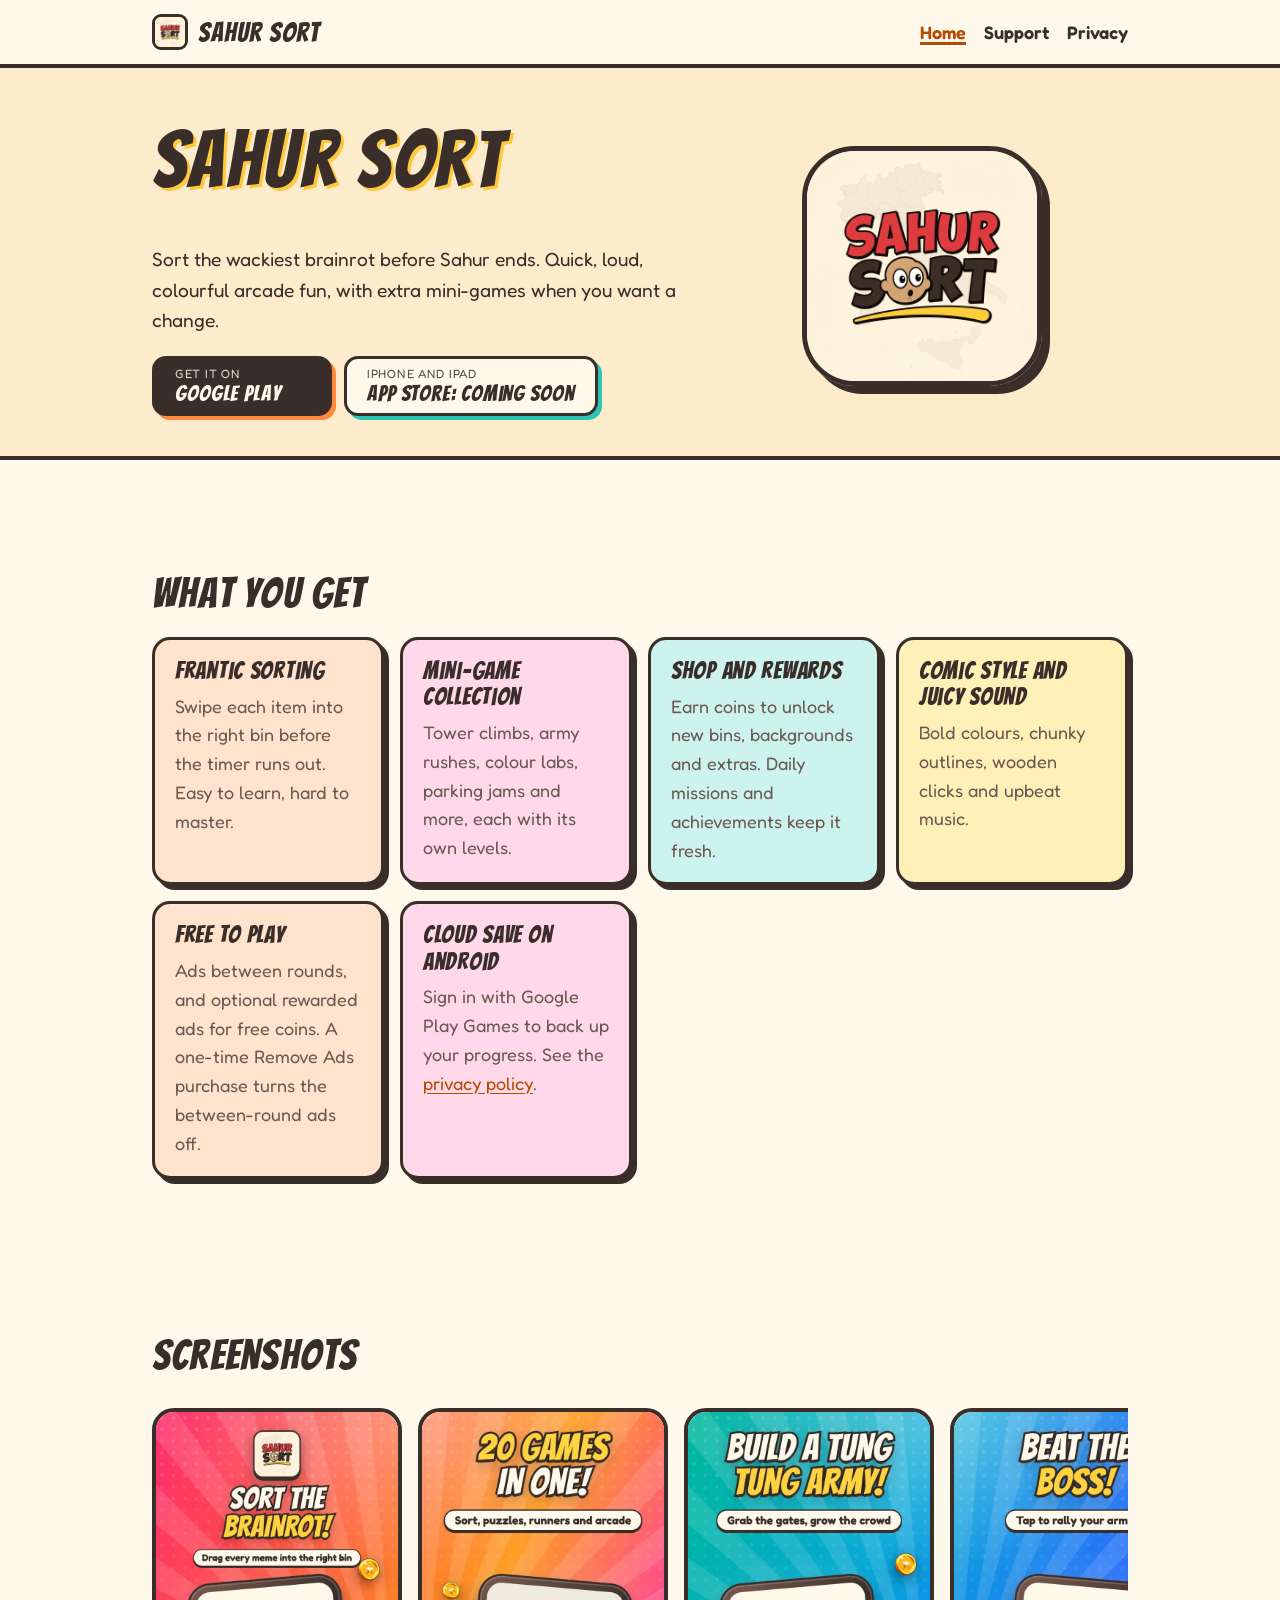
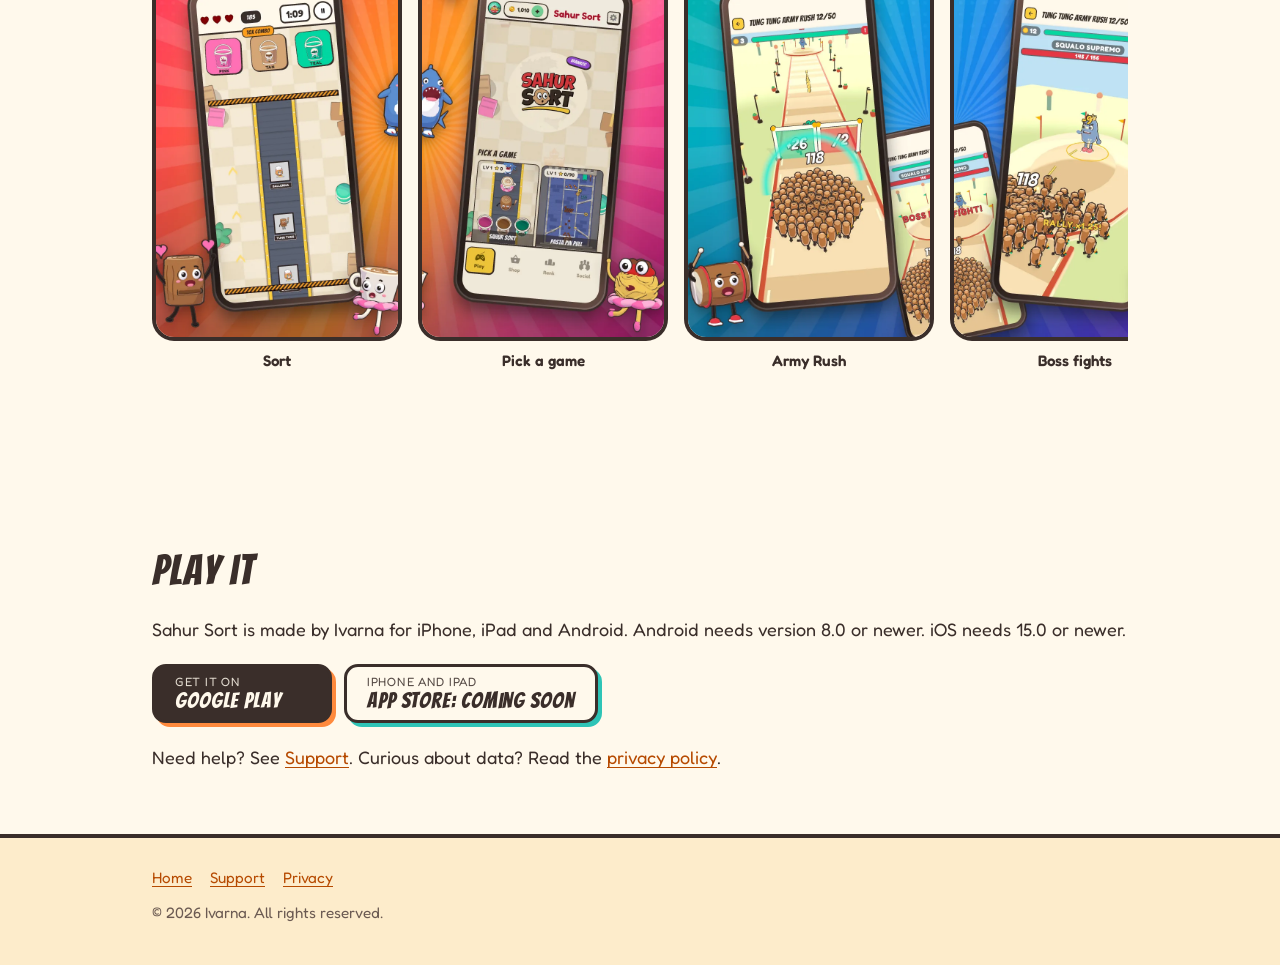
<file: index.html>
<!doctype html>
<html lang="en">
<head>
<meta charset="utf-8">
<meta name="viewport" content="width=device-width, initial-scale=1">
<title>Sahur Sort: a brainrot arcade sorting game</title>
<meta name="description" content="Sahur Sort is a fast, colourful arcade game full of brainrot sorting puzzles and quick mini-games. Free for iPhone, iPad and Android.">
<meta name="theme-color" content="#fff9ec">
<meta property="og:type" content="website">
<meta property="og:title" content="Sahur Sort">
<meta property="og:description" content="Sort the brainrot before Sahur ends. A fast, colourful arcade game for iPhone, iPad and Android.">
<meta property="og:url" content="https://zenithblue-oss.github.io/sahur-sort-site/">
<meta property="og:image" content="https://zenithblue-oss.github.io/sahur-sort-site/img/og-1200.jpg">
<meta property="og:image:width" content="1200">
<meta property="og:image:height" content="514">
<meta property="og:image:alt" content="Sahur Sort: sort the brainrot, with phones showing the mini-games">
<meta name="twitter:card" content="summary_large_image">
<link rel="icon" type="image/png" sizes="32x32" href="img/favicon-32.png">
<link rel="apple-touch-icon" href="img/apple-touch-icon.png">
<link rel="preconnect" href="https://fonts.googleapis.com">
<link rel="preconnect" href="https://fonts.gstatic.com" crossorigin>
<link rel="stylesheet" href="https://fonts.googleapis.com/css2?family=Bangers&family=Fredoka:wght@400;600&display=swap">
<link rel="stylesheet" href="style.css">
</head>
<body>
<a class="skip" href="#main">Skip to content</a>
<header class="top">
  <div class="wrap">
    <a class="brand" href="./"><img src="img/favicon-32.png" srcset="img/apple-touch-icon.png 2x" alt="" width="36" height="36">Sahur Sort</a>
    <nav aria-label="Main">
      <a href="./" aria-current="page">Home</a>
      <a href="support.html">Support</a>
      <a href="privacy.html">Privacy</a>
    </nav>
  </div>
</header>

<main id="main">
  <div class="hero">
    <div class="wrap">
      <div>
        <h1>Sahur Sort</h1>
        <p class="lede">Sort the wackiest brainrot before Sahur ends. Quick, loud, colourful arcade fun, with extra mini-games when you want a change.</p>
        <div class="stores">
          <a class="store" href="https://play.google.com/store/apps/details?id=com.ivarna.sahursort"><small>Get it on</small><strong>Google Play</strong></a>
          <span class="store soon"><small>iPhone and iPad</small><strong>App Store: coming soon</strong></span>
        </div>
      </div>
      <img class="hero-icon" src="img/icon-512.png" alt="Sahur Sort app icon" width="240" height="240">
    </div>
  </div>

  <section aria-labelledby="features">
    <div class="wrap">
      <h2 id="features">What you get</h2>
      <div class="grid">
        <div class="card"><h3>Frantic sorting</h3><p>Swipe each item into the right bin before the timer runs out. Easy to learn, hard to master.</p></div>
        <div class="card"><h3>Mini-game collection</h3><p>Tower climbs, army rushes, colour labs, parking jams and more, each with its own levels.</p></div>
        <div class="card"><h3>Shop and rewards</h3><p>Earn coins to unlock new bins, backgrounds and extras. Daily missions and achievements keep it fresh.</p></div>
        <div class="card"><h3>Comic style and juicy sound</h3><p>Bold colours, chunky outlines, wooden clicks and upbeat music.</p></div>
        <div class="card"><h3>Free to play</h3><p>Ads between rounds, and optional rewarded ads for free coins. A one-time Remove Ads purchase turns the between-round ads off.</p></div>
        <div class="card"><h3>Cloud save on Android</h3><p>Sign in with Google Play Games to back up your progress. See the <a href="privacy.html">privacy policy</a>.</p></div>
      </div>
    </div>
  </section>

  <section aria-labelledby="shots">
    <div class="wrap">
      <h2 id="shots">Screenshots</h2>
      <div class="shots" tabindex="0" role="region" aria-label="Screenshots, scroll sideways">
        <figure><img src="img/shot-01-sort.webp" alt="Sort the brainrot: dragging memes into pink, tan and teal bins on a conveyor" width="660" height="1434" loading="lazy"><figcaption>Sort</figcaption></figure>
        <figure><img src="img/shot-02-games.webp" alt="Main menu showing the Sahur Sort logo and a pick-a-game list, titled 20 games in one" width="660" height="1434" loading="lazy"><figcaption>Pick a game</figcaption></figure>
        <figure><img src="img/shot-03-army.webp" alt="Running a crowd of characters through number gates to build a big army" width="660" height="1434" loading="lazy"><figcaption>Army Rush</figcaption></figure>
        <figure><img src="img/shot-04-boss.webp" alt="Rallying a crowd army to beat a boss" width="660" height="1434" loading="lazy"><figcaption>Boss fights</figcaption></figure>
        <figure><img src="img/shot-05-puzzles.webp" alt="Pouring coloured liquid between test tubes in a brainy puzzle" width="660" height="1434" loading="lazy"><figcaption>Puzzles</figcaption></figure>
        <figure><img src="img/shot-06-arcade.webp" alt="Dropping a ball down a spiral tower in an arcade game" width="660" height="1434" loading="lazy"><figcaption>Arcade</figcaption></figure>
        <figure><img src="img/shot-07-levels.webp" alt="Merge Drop level with fruit dropping into a jar, one of hundreds of levels" width="660" height="1434" loading="lazy"><figcaption>Hundreds of levels</figcaption></figure>
        <figure><img src="img/shot-08-achievements.webp" alt="Achievements screen with daily missions and coin rewards" width="660" height="1434" loading="lazy"><figcaption>Achievements</figcaption></figure>
      </div>
    </div>
  </section>

  <section aria-labelledby="get">
    <div class="wrap">
      <h2 id="get">Play it</h2>
      <p>Sahur Sort is made by Ivarna for iPhone, iPad and Android. Android needs version 8.0 or newer. iOS needs 15.0 or newer.</p>
      <div class="stores">
        <a class="store" href="https://play.google.com/store/apps/details?id=com.ivarna.sahursort"><small>Get it on</small><strong>Google Play</strong></a>
        <span class="store soon"><small>iPhone and iPad</small><strong>App Store: coming soon</strong></span>
      </div>
      <p style="margin-top:20px">Need help? See <a href="support.html">Support</a>. Curious about data? Read the <a href="privacy.html">privacy policy</a>.</p>
    </div>
  </section>
</main>

<footer>
  <div class="wrap">
    <nav aria-label="Footer">
      <a href="./">Home</a>
      <a href="support.html">Support</a>
      <a href="privacy.html">Privacy</a>
    </nav>
    <p>&copy; 2026 Ivarna. All rights reserved.</p>
  </div>
</footer>
</body>
</html>
</file>
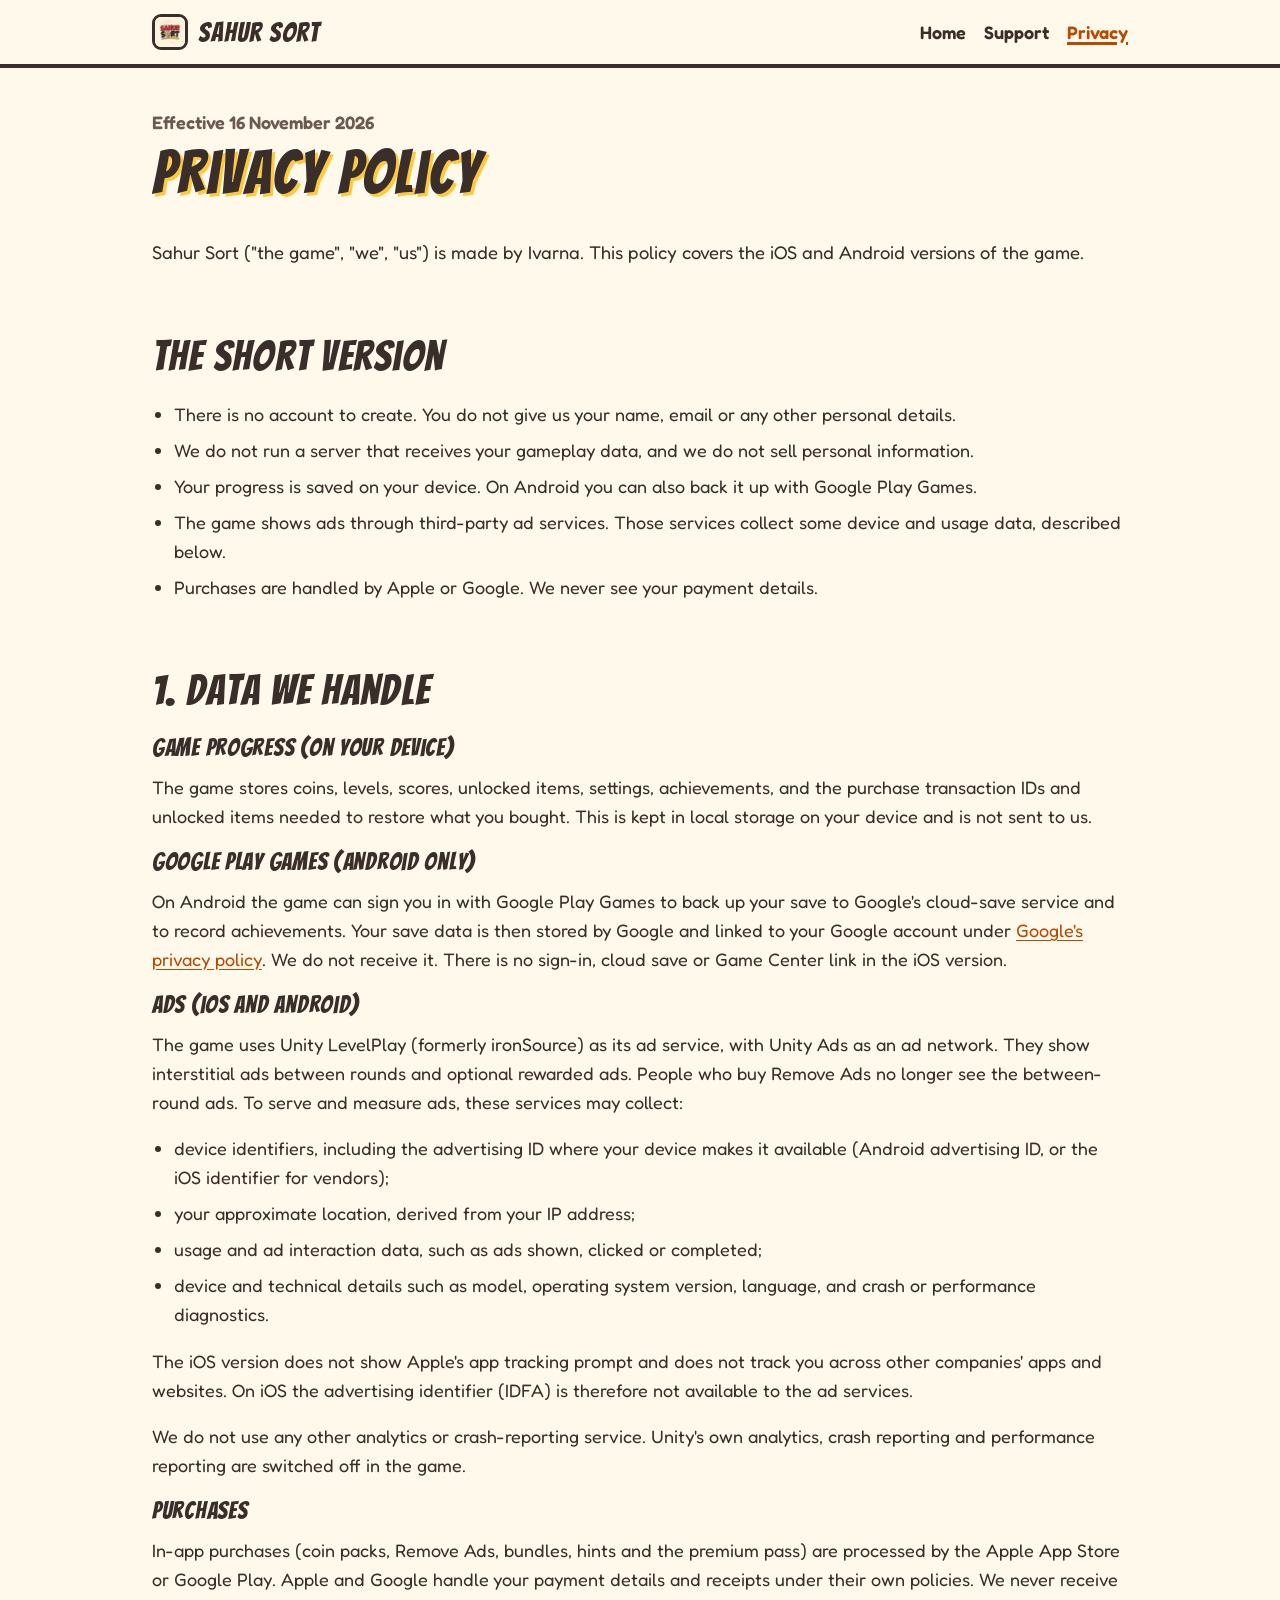
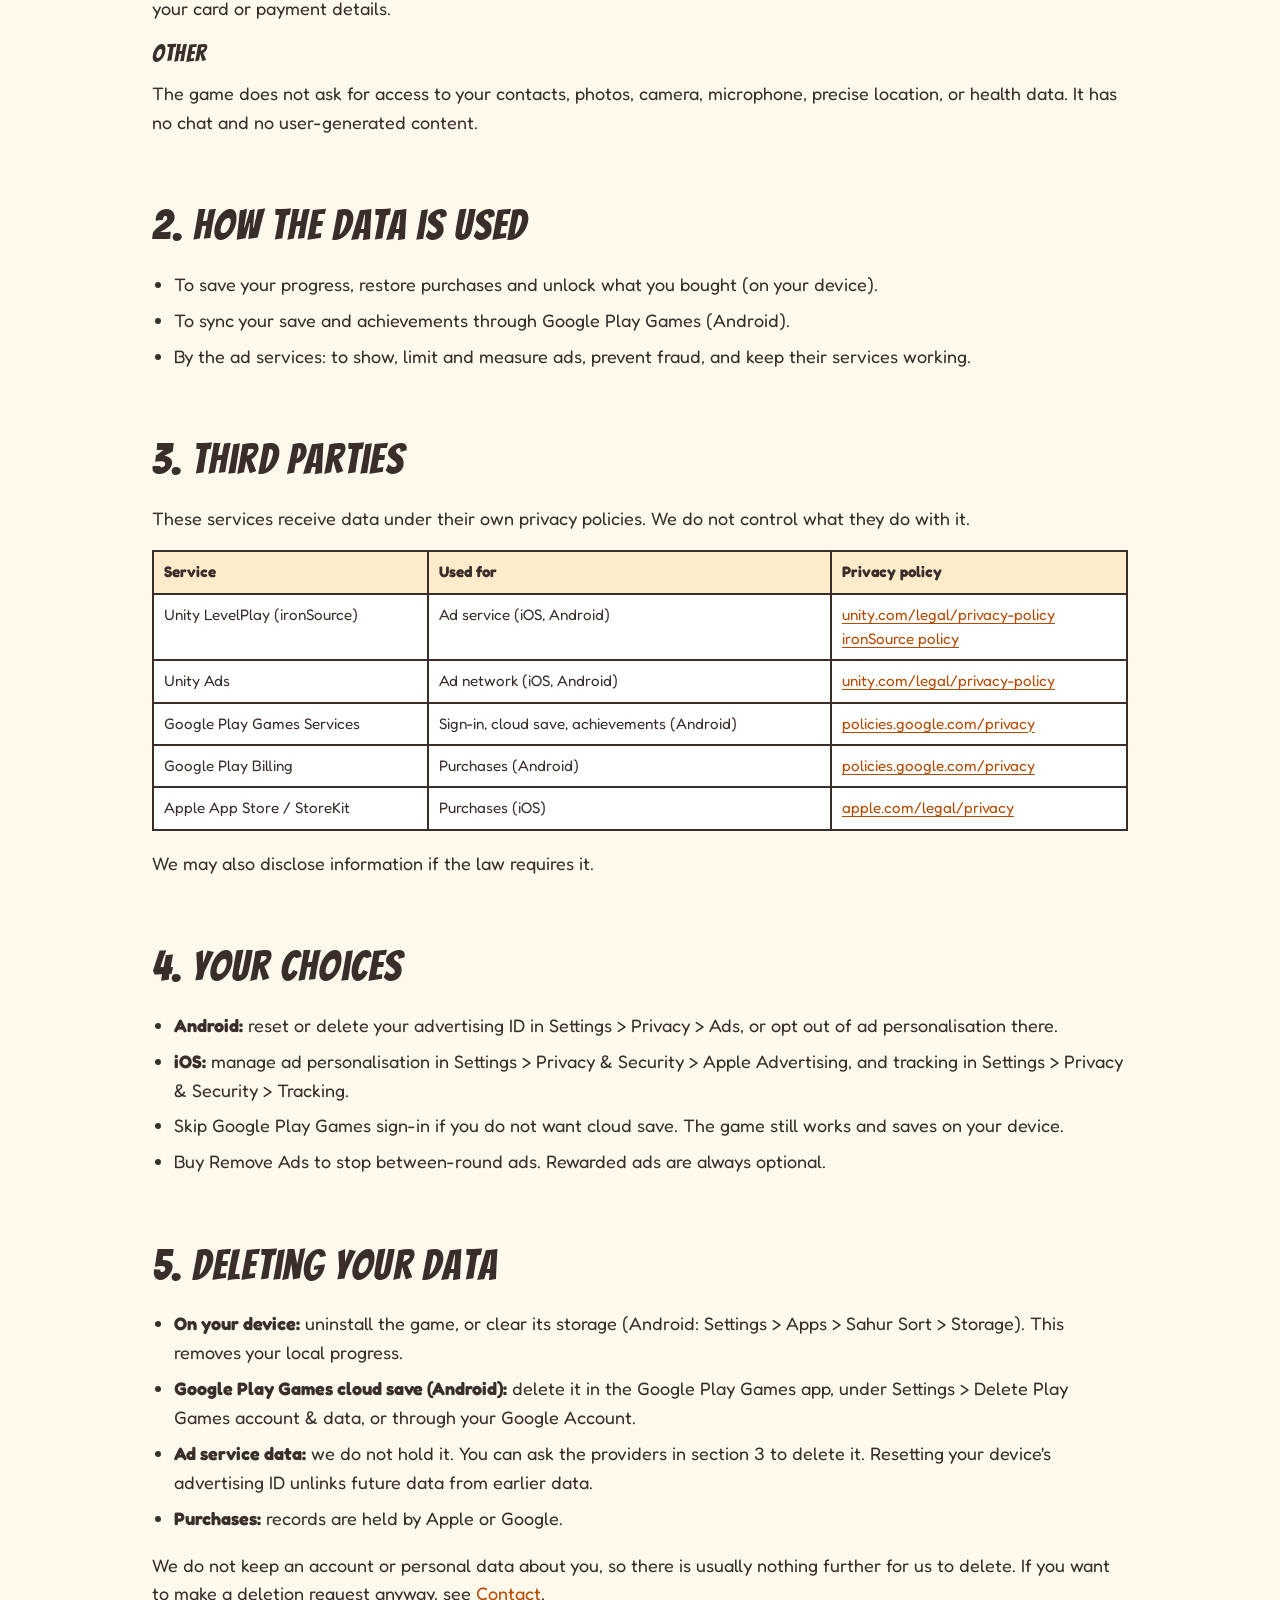
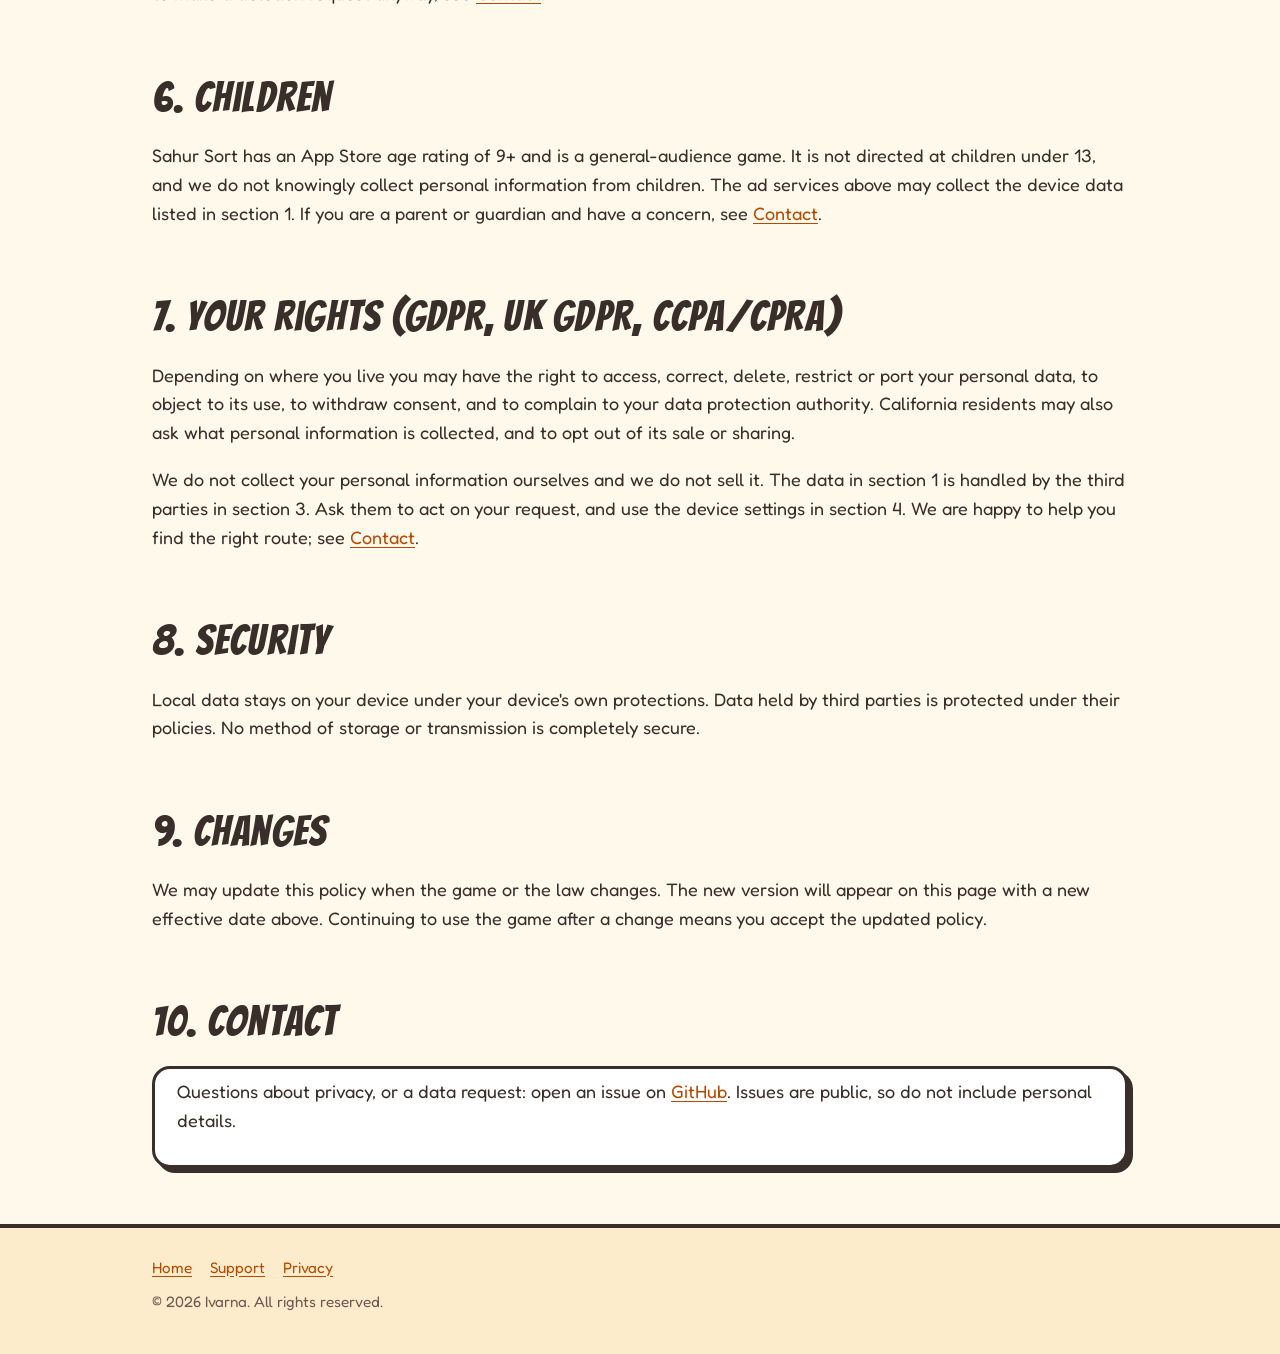
<file: privacy.html>
<!doctype html>
<html lang="en">
<head>
<meta charset="utf-8">
<meta name="viewport" content="width=device-width, initial-scale=1">
<title>Privacy Policy · Sahur Sort</title>
<meta name="description" content="How Sahur Sort handles data: no account, no personal information collected by the developer, and what the ad, purchase and Google Play Games services collect.">
<meta property="og:type" content="website">
<meta property="og:title" content="Sahur Sort Privacy Policy">
<meta property="og:description" content="What data Sahur Sort and its third-party services handle, and your choices.">
<meta property="og:url" content="https://zenithblue-oss.github.io/sahur-sort-site/privacy.html">
<meta property="og:image" content="https://zenithblue-oss.github.io/sahur-sort-site/img/og-1200.jpg">
<meta name="twitter:card" content="summary_large_image">
<link rel="icon" type="image/png" sizes="32x32" href="img/favicon-32.png">
<link rel="apple-touch-icon" href="img/apple-touch-icon.png">
<link rel="preconnect" href="https://fonts.googleapis.com">
<link rel="preconnect" href="https://fonts.gstatic.com" crossorigin>
<link rel="stylesheet" href="https://fonts.googleapis.com/css2?family=Bangers&family=Fredoka:wght@400;600&display=swap">
<link rel="stylesheet" href="style.css">
</head>
<body>
<a class="skip" href="#main">Skip to content</a>
<header class="top">
  <div class="wrap">
    <a class="brand" href="./"><img src="img/favicon-32.png" srcset="img/apple-touch-icon.png 2x" alt="" width="36" height="36">Sahur Sort</a>
    <nav aria-label="Main">
      <a href="./">Home</a>
      <a href="support.html">Support</a>
      <a href="privacy.html" aria-current="page">Privacy</a>
    </nav>
  </div>
</header>

<main id="main" class="doc">
  <div class="wrap">
    <p class="meta">Effective <time datetime="2026-11-16">16 November 2026</time></p>
    <h1>Privacy Policy</h1>
    <p class="lede">Sahur Sort ("the game", "we", "us") is made by Ivarna. This policy covers the iOS and Android versions of the game.</p>

    <h2>The short version</h2>
    <ul>
      <li>There is no account to create. You do not give us your name, email or any other personal details.</li>
      <li>We do not run a server that receives your gameplay data, and we do not sell personal information.</li>
      <li>Your progress is saved on your device. On Android you can also back it up with Google Play Games.</li>
      <li>The game shows ads through third-party ad services. Those services collect some device and usage data, described below.</li>
      <li>Purchases are handled by Apple or Google. We never see your payment details.</li>
    </ul>

    <h2>1. Data we handle</h2>

    <h3>Game progress (on your device)</h3>
    <p>The game stores coins, levels, scores, unlocked items, settings, achievements, and the purchase transaction IDs and unlocked items needed to restore what you bought. This is kept in local storage on your device and is not sent to us.</p>

    <h3>Google Play Games (Android only)</h3>
    <p>On Android the game can sign you in with Google Play Games to back up your save to Google's cloud-save service and to record achievements. Your save data is then stored by Google and linked to your Google account under <a href="https://policies.google.com/privacy">Google's privacy policy</a>. We do not receive it. There is no sign-in, cloud save or Game Center link in the iOS version.</p>

    <h3>Ads (iOS and Android)</h3>
    <p>The game uses Unity LevelPlay (formerly ironSource) as its ad service, with Unity Ads as an ad network. They show interstitial ads between rounds and optional rewarded ads. People who buy Remove Ads no longer see the between-round ads. To serve and measure ads, these services may collect:</p>
    <ul>
      <li>device identifiers, including the advertising ID where your device makes it available (Android advertising ID, or the iOS identifier for vendors);</li>
      <li>your approximate location, derived from your IP address;</li>
      <li>usage and ad interaction data, such as ads shown, clicked or completed;</li>
      <li>device and technical details such as model, operating system version, language, and crash or performance diagnostics.</li>
    </ul>
    <p>The iOS version does not show Apple's app tracking prompt and does not track you across other companies' apps and websites. On iOS the advertising identifier (IDFA) is therefore not available to the ad services.</p>
    <p>We do not use any other analytics or crash-reporting service. Unity's own analytics, crash reporting and performance reporting are switched off in the game.</p>

    <h3>Purchases</h3>
    <p>In-app purchases (coin packs, Remove Ads, bundles, hints and the premium pass) are processed by the Apple App Store or Google Play. Apple and Google handle your payment details and receipts under their own policies. We never receive your card or payment details.</p>

    <h3>Other</h3>
    <p>The game does not ask for access to your contacts, photos, camera, microphone, precise location, or health data. It has no chat and no user-generated content.</p>

    <h2>2. How the data is used</h2>
    <ul>
      <li>To save your progress, restore purchases and unlock what you bought (on your device).</li>
      <li>To sync your save and achievements through Google Play Games (Android).</li>
      <li>By the ad services: to show, limit and measure ads, prevent fraud, and keep their services working.</li>
    </ul>

    <h2>3. Third parties</h2>
    <p>These services receive data under their own privacy policies. We do not control what they do with it.</p>
    <div class="tablewrap">
      <table>
        <thead><tr><th>Service</th><th>Used for</th><th>Privacy policy</th></tr></thead>
        <tbody>
          <tr><td>Unity LevelPlay (ironSource)</td><td>Ad service (iOS, Android)</td><td><a href="https://unity.com/legal/privacy-policy">unity.com/legal/privacy-policy</a><br><a href="https://developers.is.com/ironsource-mobile/general/ironsource-mobile-privacy-policy/">ironSource policy</a></td></tr>
          <tr><td>Unity Ads</td><td>Ad network (iOS, Android)</td><td><a href="https://unity.com/legal/privacy-policy">unity.com/legal/privacy-policy</a></td></tr>
          <tr><td>Google Play Games Services</td><td>Sign-in, cloud save, achievements (Android)</td><td><a href="https://policies.google.com/privacy">policies.google.com/privacy</a></td></tr>
          <tr><td>Google Play Billing</td><td>Purchases (Android)</td><td><a href="https://policies.google.com/privacy">policies.google.com/privacy</a></td></tr>
          <tr><td>Apple App Store / StoreKit</td><td>Purchases (iOS)</td><td><a href="https://www.apple.com/legal/privacy/">apple.com/legal/privacy</a></td></tr>
        </tbody>
      </table>
    </div>
    <p>We may also disclose information if the law requires it.</p>

    <h2>4. Your choices</h2>
    <ul>
      <li><strong>Android:</strong> reset or delete your advertising ID in Settings &gt; Privacy &gt; Ads, or opt out of ad personalisation there.</li>
      <li><strong>iOS:</strong> manage ad personalisation in Settings &gt; Privacy &amp; Security &gt; Apple Advertising, and tracking in Settings &gt; Privacy &amp; Security &gt; Tracking.</li>
      <li>Skip Google Play Games sign-in if you do not want cloud save. The game still works and saves on your device.</li>
      <li>Buy Remove Ads to stop between-round ads. Rewarded ads are always optional.</li>
    </ul>

    <h2>5. Deleting your data</h2>
    <ul>
      <li><strong>On your device:</strong> uninstall the game, or clear its storage (Android: Settings &gt; Apps &gt; Sahur Sort &gt; Storage). This removes your local progress.</li>
      <li><strong>Google Play Games cloud save (Android):</strong> delete it in the Google Play Games app, under Settings &gt; Delete Play Games account &amp; data, or through your Google Account.</li>
      <li><strong>Ad service data:</strong> we do not hold it. You can ask the providers in section 3 to delete it. Resetting your device's advertising ID unlinks future data from earlier data.</li>
      <li><strong>Purchases:</strong> records are held by Apple or Google.</li>
    </ul>
    <p>We do not keep an account or personal data about you, so there is usually nothing further for us to delete. If you want to make a deletion request anyway, see <a href="#contact">Contact</a>.</p>

    <h2>6. Children</h2>
    <p>Sahur Sort has an App Store age rating of 9+ and is a general-audience game. It is not directed at children under 13, and we do not knowingly collect personal information from children. The ad services above may collect the device data listed in section 1. If you are a parent or guardian and have a concern, see <a href="#contact">Contact</a>.</p>

    <h2>7. Your rights (GDPR, UK GDPR, CCPA/CPRA)</h2>
    <p>Depending on where you live you may have the right to access, correct, delete, restrict or port your personal data, to object to its use, to withdraw consent, and to complain to your data protection authority. California residents may also ask what personal information is collected, and to opt out of its sale or sharing.</p>
    <p>We do not collect your personal information ourselves and we do not sell it. The data in section 1 is handled by the third parties in section 3. Ask them to act on your request, and use the device settings in section 4. We are happy to help you find the right route; see <a href="#contact">Contact</a>.</p>

    <h2>8. Security</h2>
    <p>Local data stays on your device under your device's own protections. Data held by third parties is protected under their policies. No method of storage or transmission is completely secure.</p>

    <h2>9. Changes</h2>
    <p>We may update this policy when the game or the law changes. The new version will appear on this page with a new effective date above. Continuing to use the game after a change means you accept the updated policy.</p>

    <h2 id="contact">10. Contact</h2>
    <div class="doc-box">
      <p>Questions about privacy, or a data request: open an issue on <a href="https://github.com/zenithblue-oss/sahur-sort-site/issues">GitHub</a>. Issues are public, so do not include personal details.</p>
      <!-- CONTACT_EMAIL -->
    </div>
  </div>
</main>

<footer>
  <div class="wrap">
    <nav aria-label="Footer">
      <a href="./">Home</a>
      <a href="support.html">Support</a>
      <a href="privacy.html">Privacy</a>
    </nav>
    <p>&copy; 2026 Ivarna. All rights reserved.</p>
  </div>
</footer>
</body>
</html>
</file>
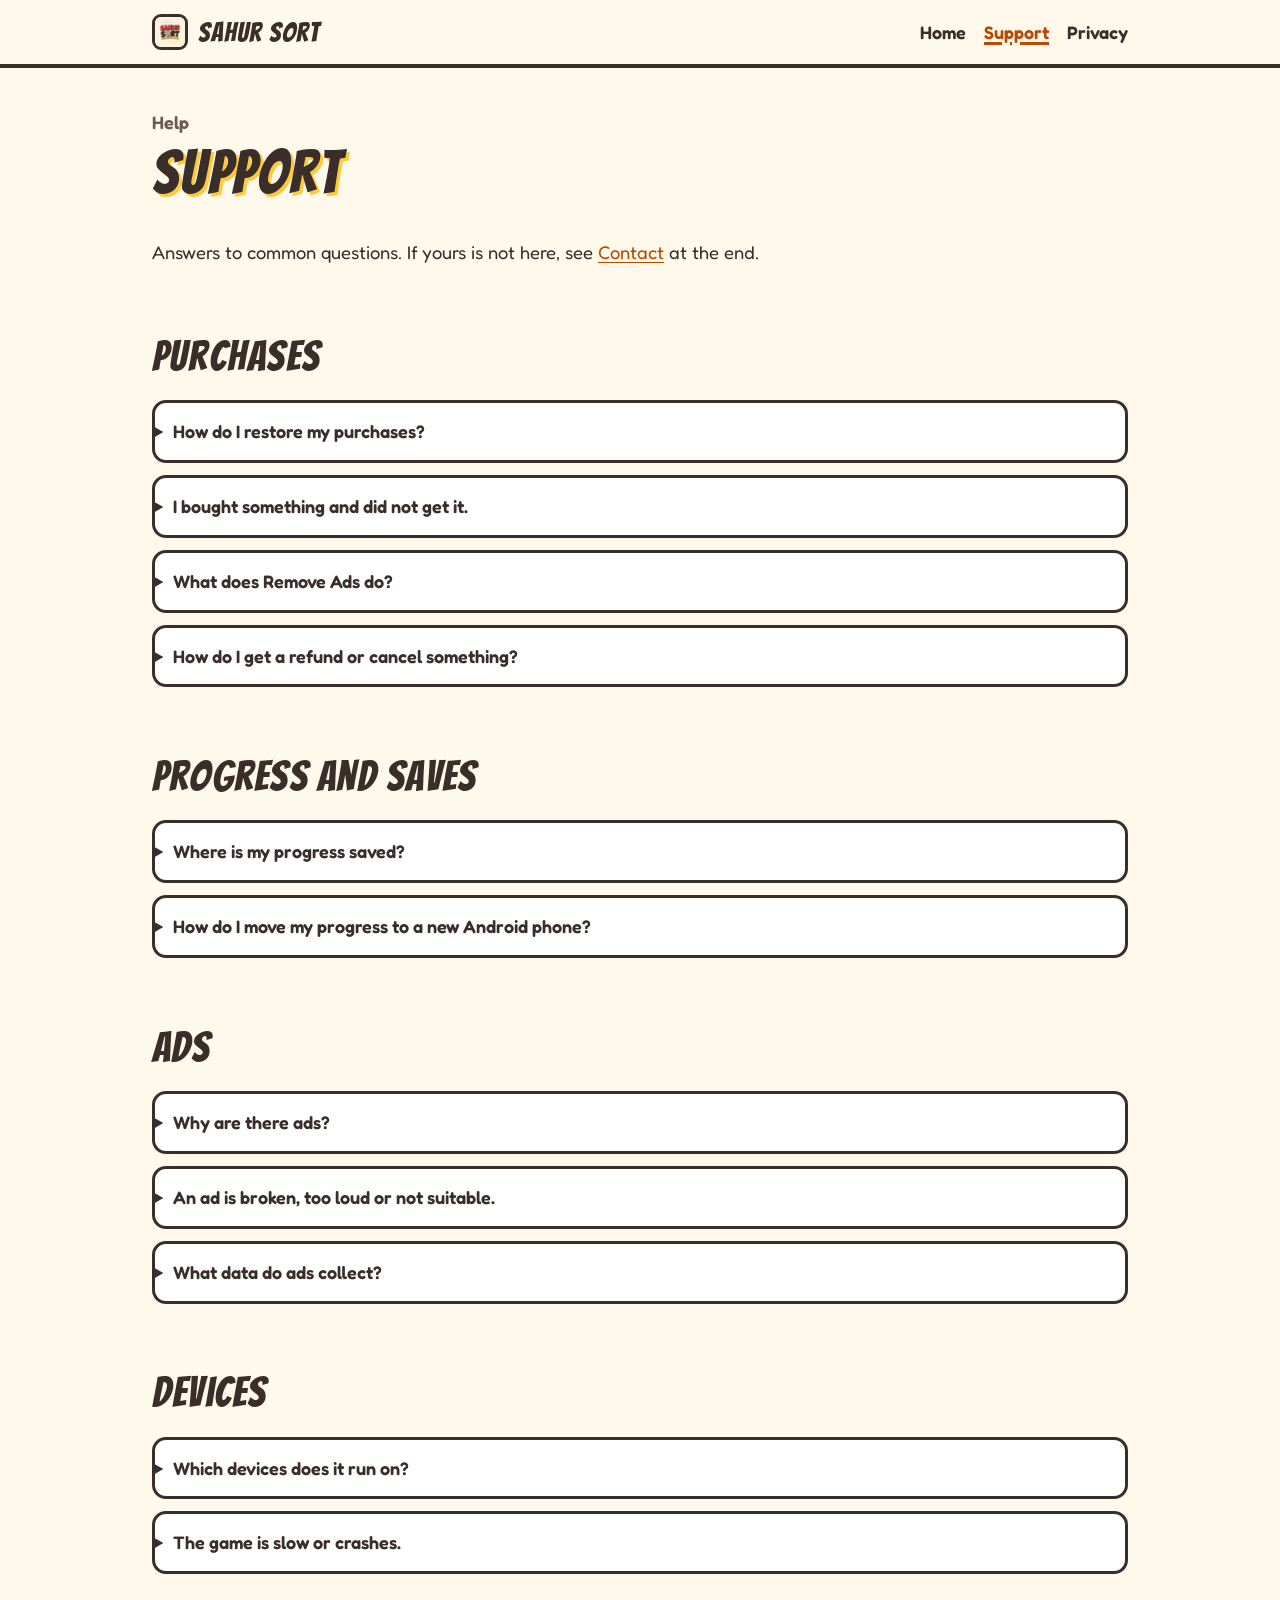
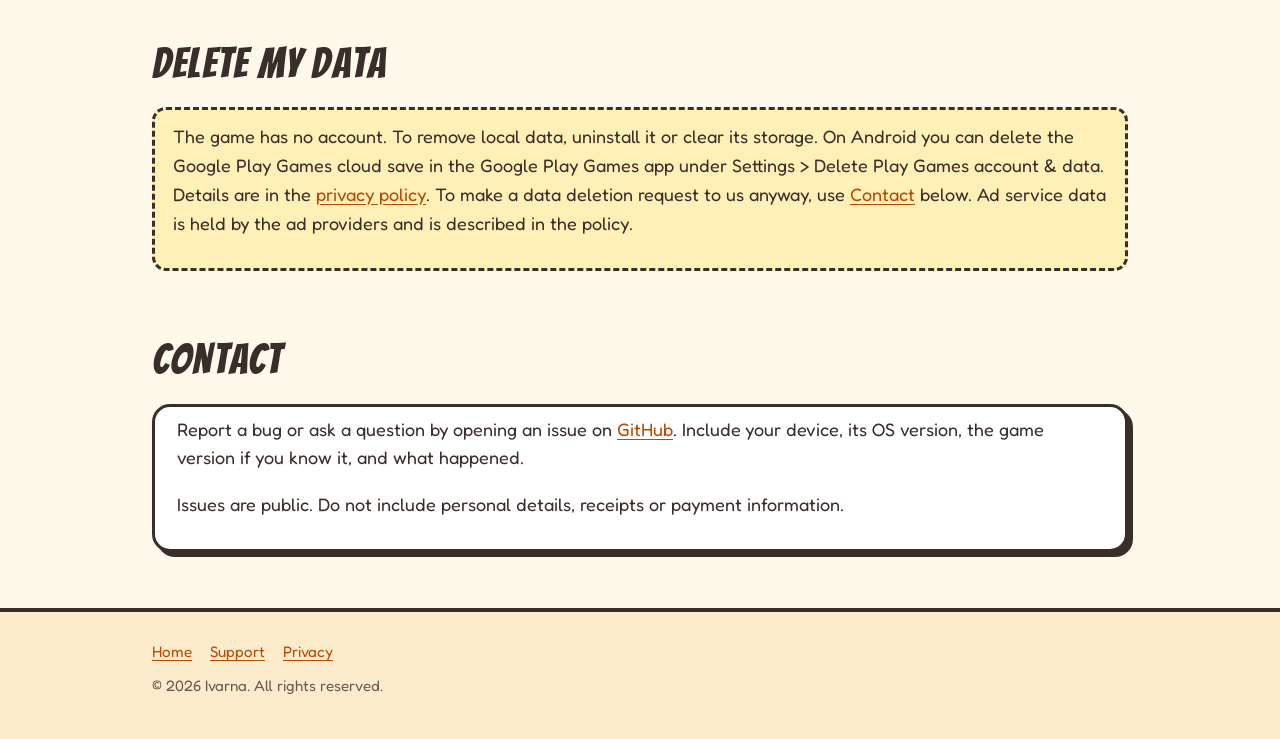
<file: support.html>
<!doctype html>
<html lang="en">
<head>
<meta charset="utf-8">
<meta name="viewport" content="width=device-width, initial-scale=1">
<title>Support · Sahur Sort</title>
<meta name="description" content="Help with Sahur Sort: purchases and restore, Remove Ads, progress and cloud save, ads, supported devices, and how to report a problem.">
<meta property="og:type" content="website">
<meta property="og:title" content="Sahur Sort Support">
<meta property="og:description" content="Answers to common questions, and how to report a problem.">
<meta property="og:url" content="https://zenithblue-oss.github.io/sahur-sort-site/support.html">
<meta property="og:image" content="https://zenithblue-oss.github.io/sahur-sort-site/img/og-1200.jpg">
<meta name="twitter:card" content="summary_large_image">
<link rel="icon" type="image/png" sizes="32x32" href="img/favicon-32.png">
<link rel="apple-touch-icon" href="img/apple-touch-icon.png">
<link rel="preconnect" href="https://fonts.googleapis.com">
<link rel="preconnect" href="https://fonts.gstatic.com" crossorigin>
<link rel="stylesheet" href="https://fonts.googleapis.com/css2?family=Bangers&family=Fredoka:wght@400;600&display=swap">
<link rel="stylesheet" href="style.css">
</head>
<body>
<a class="skip" href="#main">Skip to content</a>
<header class="top">
  <div class="wrap">
    <a class="brand" href="./"><img src="img/favicon-32.png" srcset="img/apple-touch-icon.png 2x" alt="" width="36" height="36">Sahur Sort</a>
    <nav aria-label="Main">
      <a href="./">Home</a>
      <a href="support.html" aria-current="page">Support</a>
      <a href="privacy.html">Privacy</a>
    </nav>
  </div>
</header>

<main id="main" class="doc">
  <div class="wrap">
    <p class="meta">Help</p>
    <h1>Support</h1>
    <p class="lede">Answers to common questions. If yours is not here, see <a href="#contact">Contact</a> at the end.</p>

    <h2>Purchases</h2>
    <details><summary>How do I restore my purchases?</summary>
      <p>Open the Shop, go to Coins &amp; Offers, and tap RESTORE PURCHASES. Use the same Apple Account or Google account you bought with. Restore brings back non-consumable items such as Remove Ads, bundles and the premium pass. Coin packs and hints are consumable and cannot be restored once spent.</p>
    </details>
    <details><summary>I bought something and did not get it.</summary>
      <p>Wait a minute and check your connection, then tap RESTORE PURCHASES. If it is still missing, report it with the order number from your Apple or Google receipt. Do not post the whole receipt or any payment details.</p>
    </details>
    <details><summary>What does Remove Ads do?</summary>
      <p>It stops the ads shown between rounds. Rewarded ads, where you choose to watch one for free coins, stay available and are always optional.</p>
    </details>
    <details><summary>How do I get a refund or cancel something?</summary>
      <p>Apple and Google handle refunds. On iPhone or iPad, go to reportaproblem.apple.com. On Android, open Google Play &gt; Profile &gt; Payments &amp; subscriptions &gt; Budget &amp; history, or see the Google Play refund help page.</p>
    </details>

    <h2>Progress and saves</h2>
    <details><summary>Where is my progress saved?</summary>
      <p>On your device. Uninstalling the game or clearing its storage removes it. On Android, signing in with Google Play Games also backs your progress up to the cloud. The iOS version has no cloud save yet, so progress does not move between iOS devices.</p>
    </details>
    <details><summary>How do I move my progress to a new Android phone?</summary>
      <p>Sign in to Google Play Games with the same Google account on both phones. The game loads your cloud save when you sign in. If the game finds two different saves, it asks you which one to keep.</p>
    </details>

    <h2>Ads</h2>
    <details><summary>Why are there ads?</summary>
      <p>They keep the game free. You see short ads between rounds, and you can opt in to rewarded ads for free coins. Remove Ads stops the ones between rounds.</p>
    </details>
    <details><summary>An ad is broken, too loud or not suitable.</summary>
      <p>Report it, with your device and what the ad showed, if you can. See <a href="#contact">Contact</a>. A screenshot helps.</p>
    </details>
    <details><summary>What data do ads collect?</summary>
      <p>See the <a href="privacy.html">privacy policy</a>.</p>
    </details>

    <h2>Devices</h2>
    <details><summary>Which devices does it run on?</summary>
      <p>iPhone and iPad on iOS 15.0 or newer, and Android phones and tablets on Android 8.0 or newer. The App Store version is coming soon. Play it on Google Play today.</p>
    </details>
    <details><summary>The game is slow or crashes.</summary>
      <p>Close other apps, restart your device, and update the game and your system. If it still happens, report it with your device model, OS version and what you were doing.</p>
    </details>

    <h2>Delete my data</h2>
    <div class="note">
      <p>The game has no account. To remove local data, uninstall it or clear its storage. On Android you can delete the Google Play Games cloud save in the Google Play Games app under Settings &gt; Delete Play Games account &amp; data. Details are in the <a href="privacy.html#contact">privacy policy</a>. To make a data deletion request to us anyway, use <a href="#contact">Contact</a> below. Ad service data is held by the ad providers and is described in the policy.</p>
    </div>

    <h2 id="contact">Contact</h2>
    <div class="doc-box">
      <p>Report a bug or ask a question by opening an issue on <a href="https://github.com/zenithblue-oss/sahur-sort-site/issues">GitHub</a>. Include your device, its OS version, the game version if you know it, and what happened.</p>
      <p>Issues are public. Do not include personal details, receipts or payment information.</p>
      <!-- CONTACT_EMAIL -->
    </div>
  </div>
</main>

<footer>
  <div class="wrap">
    <nav aria-label="Footer">
      <a href="./">Home</a>
      <a href="support.html">Support</a>
      <a href="privacy.html">Privacy</a>
    </nav>
    <p>&copy; 2026 Ivarna. All rights reserved.</p>
  </div>
</footer>
</body>
</html>
</file>
<file: style.css>
/* Sahur Sort site. Cream paper, dark brown outlines, warm comic accents. */
:root {
  --cream: #fff9ec;
  --cream-2: #fdeccb;
  --ink: #3A2E2A;
  --ink-2: #6b5a52;
  --orange: #ff8a3d;
  --pink: #ff5fa2;
  --teal: #2ec4b6;
  --yellow: #ffc93c;
  --link: #b64a00;
  --display: Bangers, Impact, "Arial Black", sans-serif;
  --body: Fredoka, "Segoe UI", system-ui, -apple-system, sans-serif;
  --max: 1040px;
}

* { box-sizing: border-box; }
html { -webkit-text-size-adjust: 100%; scroll-behavior: smooth; }
body {
  margin: 0;
  background: var(--cream);
  color: var(--ink);
  font: 400 18px/1.6 var(--body);
  overflow-x: hidden;
}
img { max-width: 100%; height: auto; display: block; }
a { color: var(--link); text-underline-offset: 3px; }
a:hover { text-decoration-thickness: 2px; }
:focus-visible { outline: 3px solid var(--pink); outline-offset: 3px; border-radius: 6px; }
h1, h2, h3 { font-family: var(--display); font-weight: 400; letter-spacing: .03em; line-height: 1.1; margin: 0 0 .5em; }
h1 { font-size: clamp(2.8rem, 9vw, 5rem); }
h2 { font-size: clamp(1.9rem, 5vw, 2.6rem); margin-top: 1.6em; }
h3 { font-size: 1.5rem; }
p { margin: 0 0 1em; }
ul { padding-left: 1.2em; margin: 0 0 1em; }
li { margin-bottom: .4em; }
.wrap { max-width: var(--max); margin: 0 auto; padding: 0 16px; }
@media (min-width: 720px) { .wrap { padding: 0 32px; } }
.skip { position: absolute; left: -999px; }
.skip:focus { left: 16px; top: 16px; z-index: 10; background: var(--cream); padding: 8px 12px; border: 3px solid var(--ink); border-radius: 10px; }

/* Header */
.top { background: var(--cream); border-bottom: 4px solid var(--ink); position: sticky; top: 0; z-index: 5; }
.top .wrap { display: flex; align-items: center; justify-content: space-between; gap: 12px; min-height: 64px; flex-wrap: wrap; }
.brand { display: flex; align-items: center; gap: 10px; color: var(--ink); text-decoration: none; font: 400 1.7rem var(--display); letter-spacing: .04em; }
.brand img { width: 36px; height: 36px; border-radius: 9px; border: 3px solid var(--ink); }
.top nav { display: flex; gap: 18px; flex-wrap: wrap; }
.top nav a { color: var(--ink); text-decoration: none; font-weight: 600; }
.top nav a:hover, .top nav a[aria-current] { color: var(--link); text-decoration: underline; text-decoration-thickness: 3px; }

/* Hero */
.hero { padding: 48px 0 40px; background: var(--cream-2); border-bottom: 4px solid var(--ink); }
.hero .wrap { display: grid; gap: 28px; align-items: center; }
@media (min-width: 760px) { .hero .wrap { grid-template-columns: 1.3fr 1fr; } }
.hero h1 { color: var(--ink); text-shadow: 3px 3px 0 var(--yellow); }
.hero .lede { font-size: 1.2rem; max-width: 34em; }
.hero-icon { width: min(240px, 60vw); border-radius: 22%; border: 5px solid var(--ink); box-shadow: 8px 8px 0 var(--ink); margin: 0 auto; }

/* Store buttons */
.stores { display: flex; gap: 12px; flex-wrap: wrap; margin-top: 20px; }
.store { display: inline-flex; flex-direction: column; justify-content: center; min-width: 180px; min-height: 56px; padding: 8px 20px; background: var(--ink); color: var(--cream); border: 3px solid var(--ink); border-radius: 14px; text-decoration: none; line-height: 1.15; box-shadow: 4px 4px 0 var(--orange); }
.store small { font-size: .75rem; letter-spacing: .06em; text-transform: uppercase; opacity: .85; }
.store strong { font: 400 1.4rem var(--display); letter-spacing: .04em; }
a.store:hover { transform: translate(-1px, -1px); box-shadow: 5px 5px 0 var(--orange); }
.store.soon { background: var(--cream); color: var(--ink); box-shadow: 4px 4px 0 var(--teal); }

/* Sections */
section { padding: 44px 0; }
.grid { display: grid; gap: 16px; grid-template-columns: repeat(auto-fit, minmax(230px, 1fr)); }
.card { background: #fff; border: 3px solid var(--ink); border-radius: 18px; padding: 18px 20px; box-shadow: 5px 5px 0 var(--ink); }
.card h3 { margin-bottom: .3em; }
.card p { margin: 0; color: var(--ink-2); }
.card:nth-child(4n+1) { background: #ffe3cc; }
.card:nth-child(4n+2) { background: #ffd9ea; }
.card:nth-child(4n+3) { background: #cdf3ee; }
.card:nth-child(4n+4) { background: #fff0b8; }

/* Screenshots */
.shots { display: flex; gap: 16px; overflow-x: auto; padding: 8px 4px 20px; scroll-snap-type: x mandatory; -webkit-overflow-scrolling: touch; }
.shots figure { margin: 0; flex: 0 0 min(250px, 68vw); scroll-snap-align: start; }
.shots img { width: 100%; border: 4px solid var(--ink); border-radius: 22px; background: var(--cream-2); }
.shots figcaption { margin-top: 8px; font-weight: 600; font-size: .95rem; text-align: center; }

/* Document pages */
.doc { padding: 40px 0 56px; }
.doc h1 { font-size: clamp(2.4rem, 7vw, 3.8rem); text-shadow: 3px 3px 0 var(--yellow); }
.doc .meta { font-weight: 600; color: var(--ink-2); margin-bottom: .2em; }
.doc .lede { font-size: 1.15rem; }
.doc-box { background: #fff; border: 3px solid var(--ink); border-radius: 18px; padding: 8px 22px 12px; box-shadow: 5px 5px 0 var(--ink); }
details { background: #fff; border: 3px solid var(--ink); border-radius: 14px; padding: 0 18px; margin: 0 0 12px; }
summary { cursor: pointer; font-weight: 600; padding: 14px 0; list-style-position: outside; }
details[open] { background: var(--cream-2); }
details p:last-child, details ul:last-child { margin-bottom: 1em; }
.note { background: #fff0b8; border: 3px dashed var(--ink); border-radius: 14px; padding: 12px 18px; }
table { width: 100%; border-collapse: collapse; margin: 0 0 1.2em; font-size: .95rem; background: #fff; }
th, td { border: 2px solid var(--ink); padding: 8px 10px; text-align: left; vertical-align: top; }
th { background: var(--cream-2); }
.tablewrap { overflow-x: auto; }

/* Footer */
footer { border-top: 4px solid var(--ink); background: var(--cream-2); padding: 28px 0 40px; font-size: .95rem; }
footer nav { display: flex; gap: 18px; flex-wrap: wrap; margin-bottom: 10px; }
footer p { margin: 0; color: var(--ink-2); }

@media (prefers-reduced-motion: reduce) { html { scroll-behavior: auto; } a.store:hover { transform: none; } }
</file>
